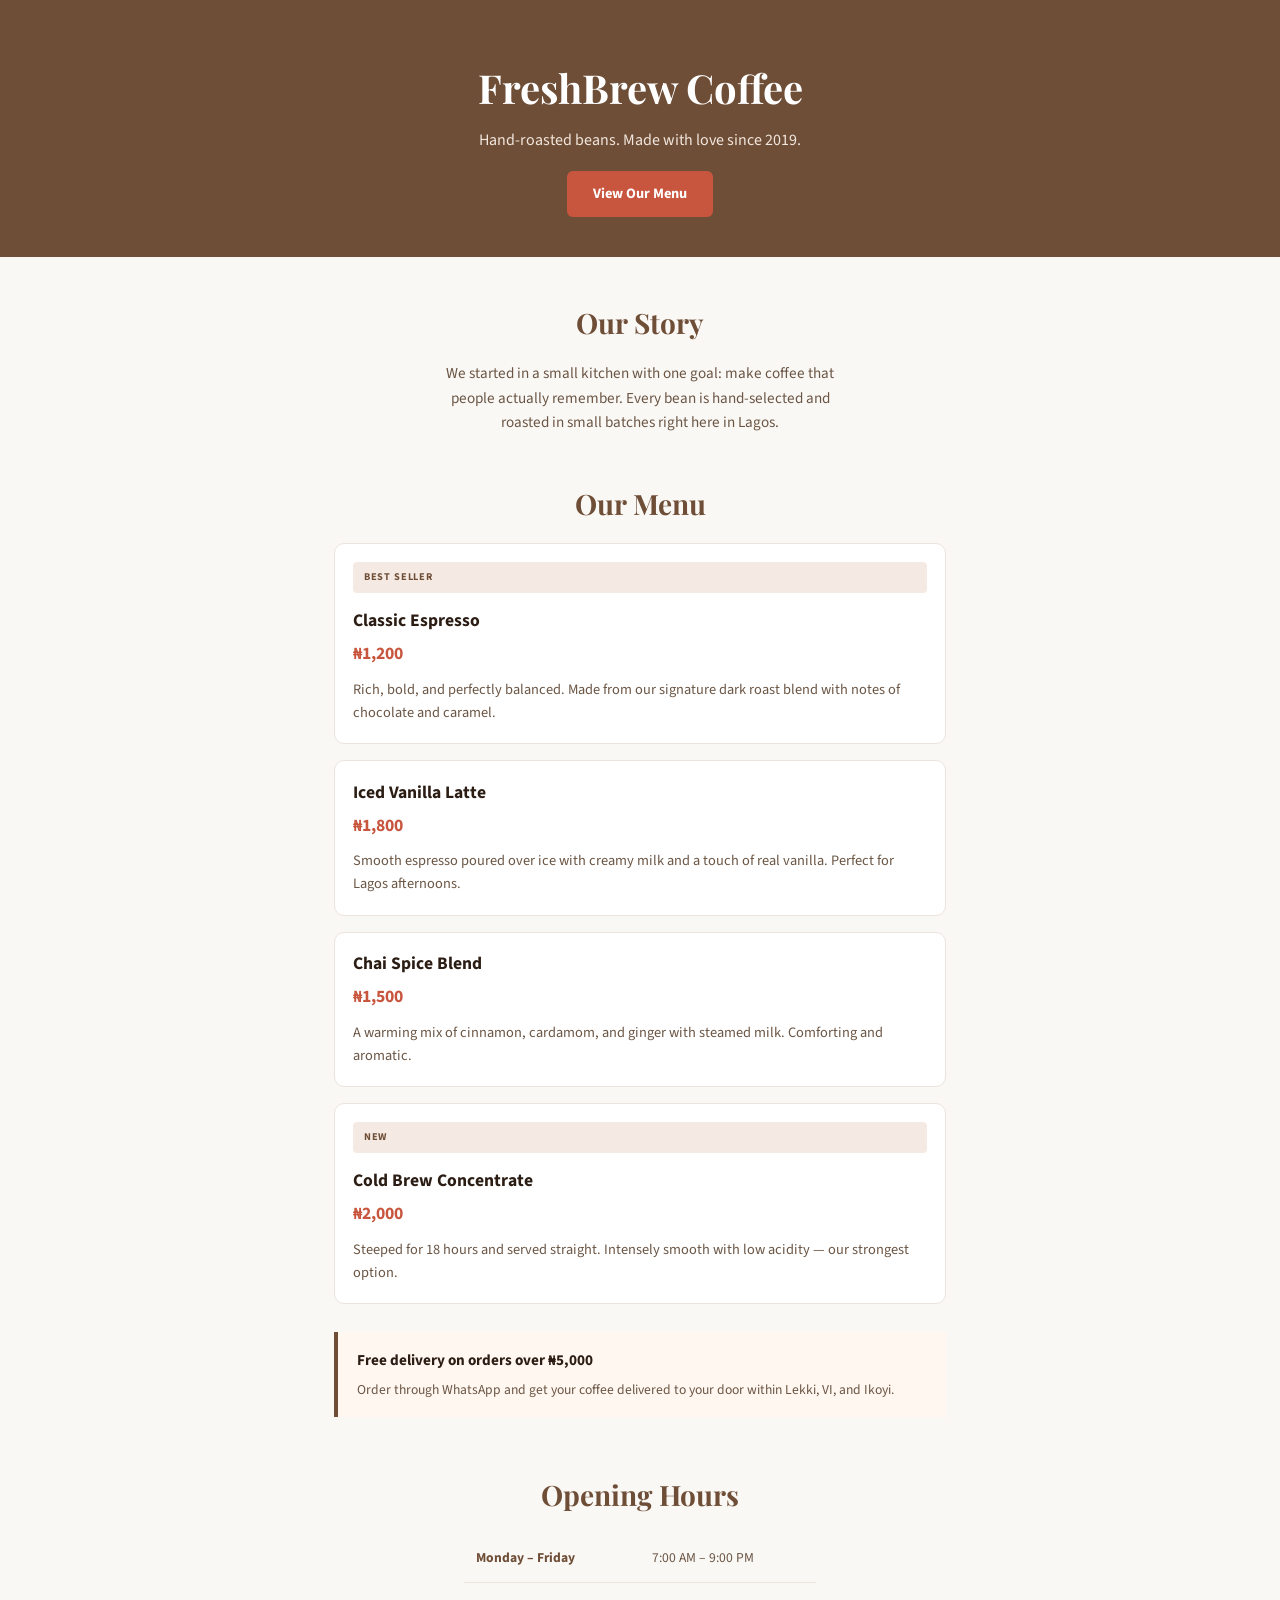
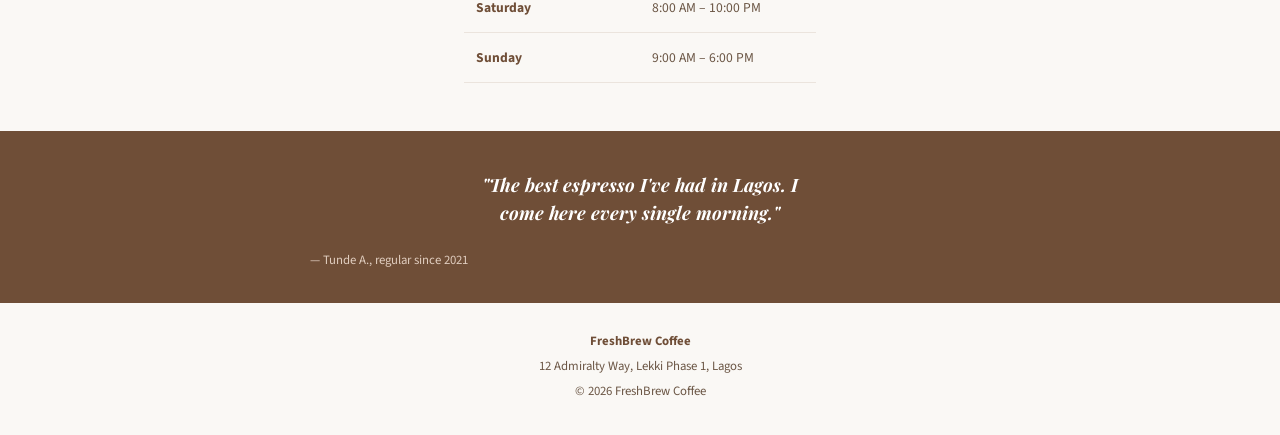
<file: index.html>
<!DOCTYPE html>
<html lang="en">
<head>
  <meta charset="UTF-8">
  <meta name="viewport" content="width=device-width, initial-scale=1.0">
  <title>FreshBrew Coffee</title>

  <link rel="preconnect" href="https://fonts.googleapis.com">
  <link rel="preconnect" href="https://fonts.gstatic.com" crossorigin>
  <link href="https://fonts.googleapis.com/css2?family=Playfair+Display:ital,wght@0,600;0,700;1,700&family=Source+Sans+3:wght@400;600;700&display=swap" rel="stylesheet">

  <link rel="stylesheet" href="assignment.css">
</head>
<body>

  <!-- Hero -->
  <header class="hero">
    <h1>FreshBrew Coffee</h1>
    <p>Hand-roasted beans. Made with love since 2019.</p>
    <a href="#menu" class="btn">View Our Menu</a>
  </header>

  <main>

    <!-- Our Story -->
    <section class="story">
      <h2>Our Story</h2>
      <p>
        We started in a small kitchen with one goal: make coffee that people
        actually remember. Every bean is hand-selected and roasted in small
        batches right here in Lagos.
      </p>
    </section>

    <!-- Our Menu -->
    <section class="menu" id="menu">
      <h2>Our Menu</h2>

      <article class="card">
        <span class="badge">Best Seller</span>
        <h3>Classic Espresso</h3>
        <p class="price">₦1,200</p>
        <p class="desc">
          Rich, bold, and perfectly balanced. Made from our signature dark
          roast blend with notes of chocolate and caramel.
        </p>
      </article>

      <article class="card">
        <h3>Iced Vanilla Latte</h3>
        <p class="price">₦1,800</p>
        <p class="desc">
          Smooth espresso poured over ice with creamy milk and a touch of
          real vanilla. Perfect for Lagos afternoons.
        </p>
      </article>

      <article class="card">
        <h3>Chai Spice Blend</h3>
        <p class="price">₦1,500</p>
        <p class="desc">
          A warming mix of cinnamon, cardamom, and ginger with steamed milk.
          Comforting and aromatic.
        </p>
      </article>

      <article class="card">
        <span class="badge">New</span>
        <h3>Cold Brew Concentrate</h3>
        <p class="price">₦2,000</p>
        <p class="desc">
          Steeped for 18 hours and served straight. Intensely smooth with low
          acidity — our strongest option.
        </p>
      </article>

      <div class="delivery">
        <h4>Free delivery on orders over ₦5,000</h4>
        <p>Order through WhatsApp and get your coffee delivered to your door within Lekki, VI, and Ikoyi.</p>
      </div>
    </section>

    <!-- Opening Hours -->
    <section class="hours">
      <h2>Opening Hours</h2>
      <table>
        <tr>
          <th>Monday – Friday</th>
          <td>7:00 AM – 9:00 PM</td>
        </tr>
        <tr>
          <th>Saturday</th>
          <td>8:00 AM – 10:00 PM</td>
        </tr>
        <tr>
          <th>Sunday</th>
          <td>9:00 AM – 6:00 PM</td>
        </tr>
      </table>
    </section>

  </main>

  <!-- Testimonial -->
  <section class="testimonial">
    <blockquote>"The best espresso I've had in Lagos. I come here every single morning."</blockquote>
    <p class="author">— Tunde A., regular since 2021</p>
  </section>

  <!-- Footer -->
  <footer class="footer">
    <strong>FreshBrew Coffee</strong>
    <p>12 Admiralty Way, Lekki Phase 1, Lagos</p>
    <p>© 2026 FreshBrew Coffee</p>
  </footer>

</body>
</html>
</file>
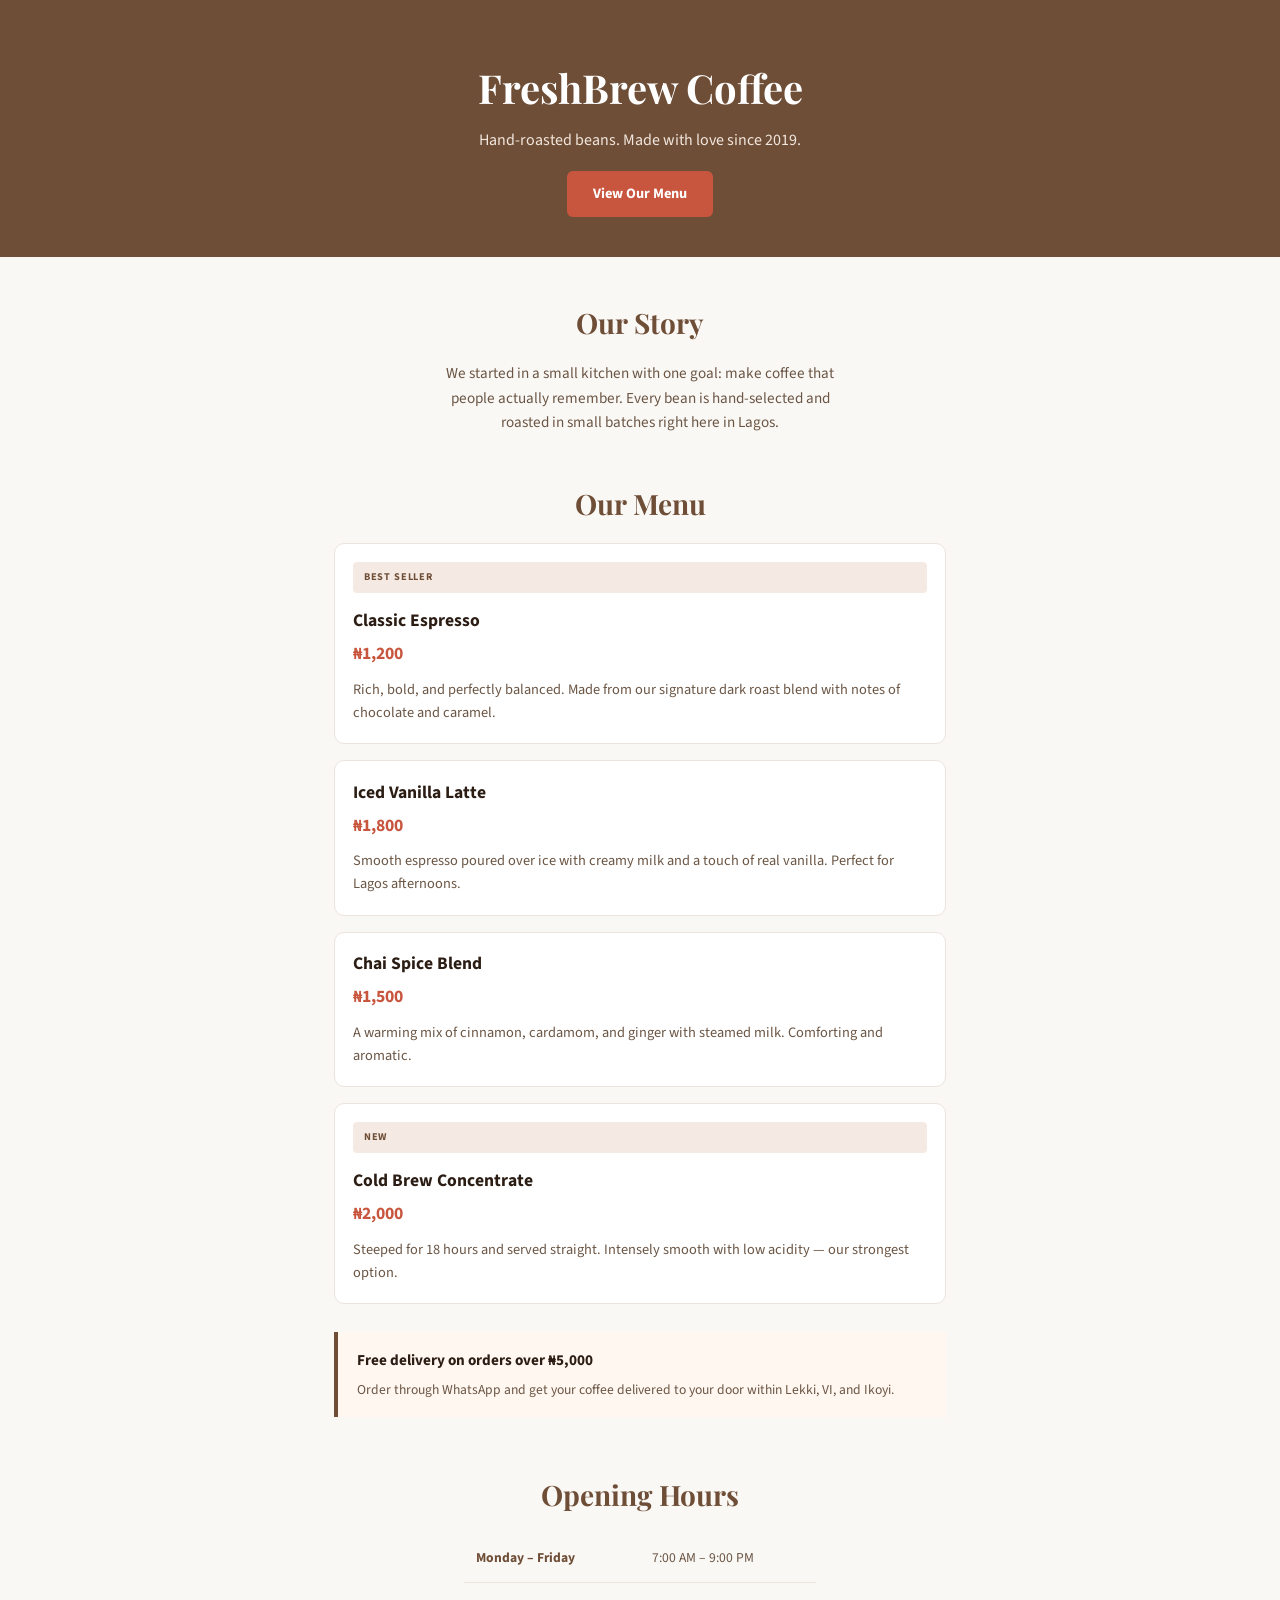
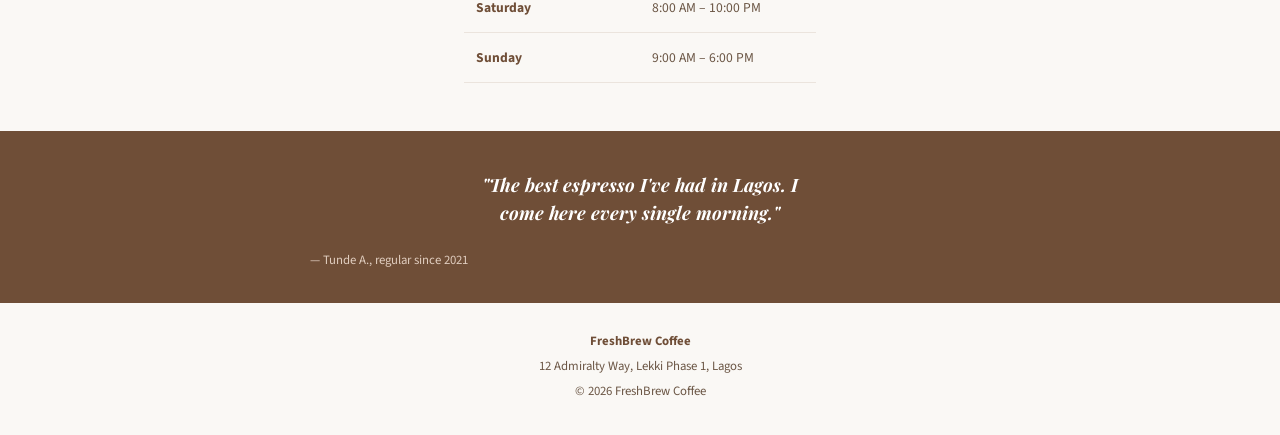
<file: assignment.html>
<!DOCTYPE html>
<html lang="en">
<head>
  <meta charset="UTF-8">
  <meta name="viewport" content="width=device-width, initial-scale=1.0">
  <title>FreshBrew Coffee</title>

  <link rel="preconnect" href="https://fonts.googleapis.com">
  <link rel="preconnect" href="https://fonts.gstatic.com" crossorigin>
  <link href="https://fonts.googleapis.com/css2?family=Playfair+Display:ital,wght@0,600;0,700;1,700&family=Source+Sans+3:wght@400;600;700&display=swap" rel="stylesheet">

  <link rel="stylesheet" href="assignment.css">
</head>
<body>

  <!-- Hero -->
  <header class="hero">
    <h1>FreshBrew Coffee</h1>
    <p>Hand-roasted beans. Made with love since 2019.</p>
    <a href="#menu" class="btn">View Our Menu</a>
  </header>

  <main>

    <!-- Our Story -->
    <section class="story">
      <h2>Our Story</h2>
      <p>
        We started in a small kitchen with one goal: make coffee that people
        actually remember. Every bean is hand-selected and roasted in small
        batches right here in Lagos.
      </p>
    </section>

    <!-- Our Menu -->
    <section class="menu" id="menu">
      <h2>Our Menu</h2>

      <article class="card">
        <span class="badge">Best Seller</span>
        <h3>Classic Espresso</h3>
        <p class="price">₦1,200</p>
        <p class="desc">
          Rich, bold, and perfectly balanced. Made from our signature dark
          roast blend with notes of chocolate and caramel.
        </p>
      </article>

      <article class="card">
        <h3>Iced Vanilla Latte</h3>
        <p class="price">₦1,800</p>
        <p class="desc">
          Smooth espresso poured over ice with creamy milk and a touch of
          real vanilla. Perfect for Lagos afternoons.
        </p>
      </article>

      <article class="card">
        <h3>Chai Spice Blend</h3>
        <p class="price">₦1,500</p>
        <p class="desc">
          A warming mix of cinnamon, cardamom, and ginger with steamed milk.
          Comforting and aromatic.
        </p>
      </article>

      <article class="card">
        <span class="badge">New</span>
        <h3>Cold Brew Concentrate</h3>
        <p class="price">₦2,000</p>
        <p class="desc">
          Steeped for 18 hours and served straight. Intensely smooth with low
          acidity — our strongest option.
        </p>
      </article>

      <div class="delivery">
        <h4>Free delivery on orders over ₦5,000</h4>
        <p>Order through WhatsApp and get your coffee delivered to your door within Lekki, VI, and Ikoyi.</p>
      </div>
    </section>

    <!-- Opening Hours -->
    <section class="hours">
      <h2>Opening Hours</h2>
      <table>
        <tr>
          <th>Monday – Friday</th>
          <td>7:00 AM – 9:00 PM</td>
        </tr>
        <tr>
          <th>Saturday</th>
          <td>8:00 AM – 10:00 PM</td>
        </tr>
        <tr>
          <th>Sunday</th>
          <td>9:00 AM – 6:00 PM</td>
        </tr>
      </table>
    </section>

  </main>

  <!-- Testimonial -->
  <section class="testimonial">
    <blockquote>"The best espresso I've had in Lagos. I come here every single morning."</blockquote>
    <p class="author">— Tunde A., regular since 2021</p>
  </section>

  <!-- Footer -->
  <footer class="footer">
    <strong>FreshBrew Coffee</strong>
    <p>12 Admiralty Way, Lekki Phase 1, Lagos</p>
    <p>© 2026 FreshBrew Coffee</p>
  </footer>

</body>
</html>
</file>
<file: assignment.css>
/* ---------- Variables ---------- */
:root {
  --brown: #6f4e37;
  --brown-dark: #2b1d14;
  --accent: #c8553d;
  --bg: #faf8f5;
  --card-border: #ebe4dd;
  --badge-bg: #f5eae3;
  --promo-bg: #fff7f0;
  --text: #6b5645;
  --white: #ffffff;
}

/* ---------- Reset / Base ---------- */
*,
*::before,
*::after {
  box-sizing: border-box;
  margin: 0;
  padding: 0;
}

html {
  scroll-behavior: smooth;
}

body {
  font-family: "Source Sans 3", sans-serif;
  background: var(--bg);
  color: var(--text);
  line-height: 1.6;
}

h1,
h2 {
  font-family: "Playfair Display", serif;
  color: var(--brown);
}

h2 {
  font-size: 1.75rem;
  text-align: center;
  margin-bottom: 1rem;
}

/* ---------- Hero ---------- */
.hero {
  background: var(--brown);
  color: var(--white);
  text-align: center;
  padding: 3.5rem 1.5rem 2.5rem;
}

.hero h1 {
  color: var(--white);
  font-size: 2.5rem;
  font-weight: 700;
  margin-bottom: 0.5rem;
}

.hero p {
  font-size: 1rem;
  color: #f1e6dd;
  margin-bottom: 1.1rem;
}

.btn {
  display: inline-block;
  background: var(--accent);
  color: var(--white);
  text-decoration: none;
  font-weight: 700;
  font-size: 0.9rem;
  padding: 0.7rem 1.6rem;
  border-radius: 6px;
  transition: background 0.2s ease, transform 0.2s ease;
}

.btn:hover {
  background: #b04630;
  transform: translateY(-2px);
}

/* ---------- Our Story ---------- */
.story {
  max-width: 460px;
  margin: 0 auto;
  padding: 2.75rem 1.5rem 1.5rem;
  text-align: center;
}

.story p {
  font-size: 0.95rem;
}

/* ---------- Menu ---------- */
.menu {
  max-width: 660px;
  margin: 0 auto;
  padding: 1.5rem 1.5rem 1rem;
  scroll-margin-top: 1rem;
}

.card {
  background: var(--white);
  border: 1px solid var(--card-border);
  border-radius: 10px;
  padding: 1.1rem 1.1rem 1.2rem;
  margin-bottom: 1rem;
}

.badge {
  display: block;
  background: var(--badge-bg);
  color: var(--brown);
  font-size: 0.65rem;
  font-weight: 700;
  letter-spacing: 0.08em;
  text-transform: uppercase;
  padding: 0.45rem 0.7rem;
  border-radius: 4px;
  margin-bottom: 0.9rem;
}

.card h3 {
  font-size: 1.1rem;
  font-weight: 700;
  color: var(--brown-dark);
}

.price {
  color: var(--accent);
  font-size: 1.1rem;
  font-weight: 700;
  margin: 0.3rem 0 0.6rem;
}

.desc {
  font-size: 0.9rem;
  color: var(--text);
}

/* Delivery note */
.delivery {
  background: var(--promo-bg);
  border-left: 4px solid var(--brown);
  padding: 1rem 1.2rem;
  margin-top: 1.75rem;
}

.delivery h4 {
  color: var(--brown-dark);
  font-size: 0.95rem;
  margin-bottom: 0.4rem;
}

.delivery p {
  font-size: 0.85rem;
}

/* ---------- Opening Hours ---------- */
.hours {
  max-width: 400px;
  margin: 0 auto;
  padding: 2.5rem 1.5rem 3rem;
}

.hours table {
  width: 100%;
  border-collapse: collapse;
}

.hours th,
.hours td {
  text-align: left;
  font-size: 0.85rem;
  padding: 0.85rem 0.75rem;
  border-bottom: 1px solid var(--card-border);
}

.hours th {
  color: var(--brown);
  font-weight: 700;
  width: 50%;
}

/* ---------- Testimonial ---------- */
.testimonial {
  background: var(--brown);
  color: var(--white);
  padding: 2.5rem 1.5rem 2rem;
}

.testimonial blockquote {
  max-width: 340px;
  margin: 0 auto;
  text-align: center;
  font-family: "Playfair Display", serif;
  font-style: italic;
  font-weight: 700;
  font-size: 1.15rem;
  line-height: 1.5;
}

.testimonial .author {
  max-width: 660px;
  margin: 1.5rem auto 0;
  font-size: 0.8rem;
  color: #e0cdbf;
}

/* ---------- Footer ---------- */
.footer {
  background: var(--bg);
  text-align: center;
  padding: 1.75rem 1.5rem;
  font-size: 0.8rem;
  color: var(--text);
}

.footer strong {
  display: block;
  color: var(--brown);
  margin-bottom: 0.3rem;
}

.footer p {
  margin-bottom: 0.3rem;
}

/* ---------- Responsive ---------- */
@media (max-width: 600px) {
  .hero h1 {
    font-size: 2rem;
  }

  h2 {
    font-size: 1.5rem;
  }

  .testimonial .author {
    text-align: center;
  }
}
</file>
